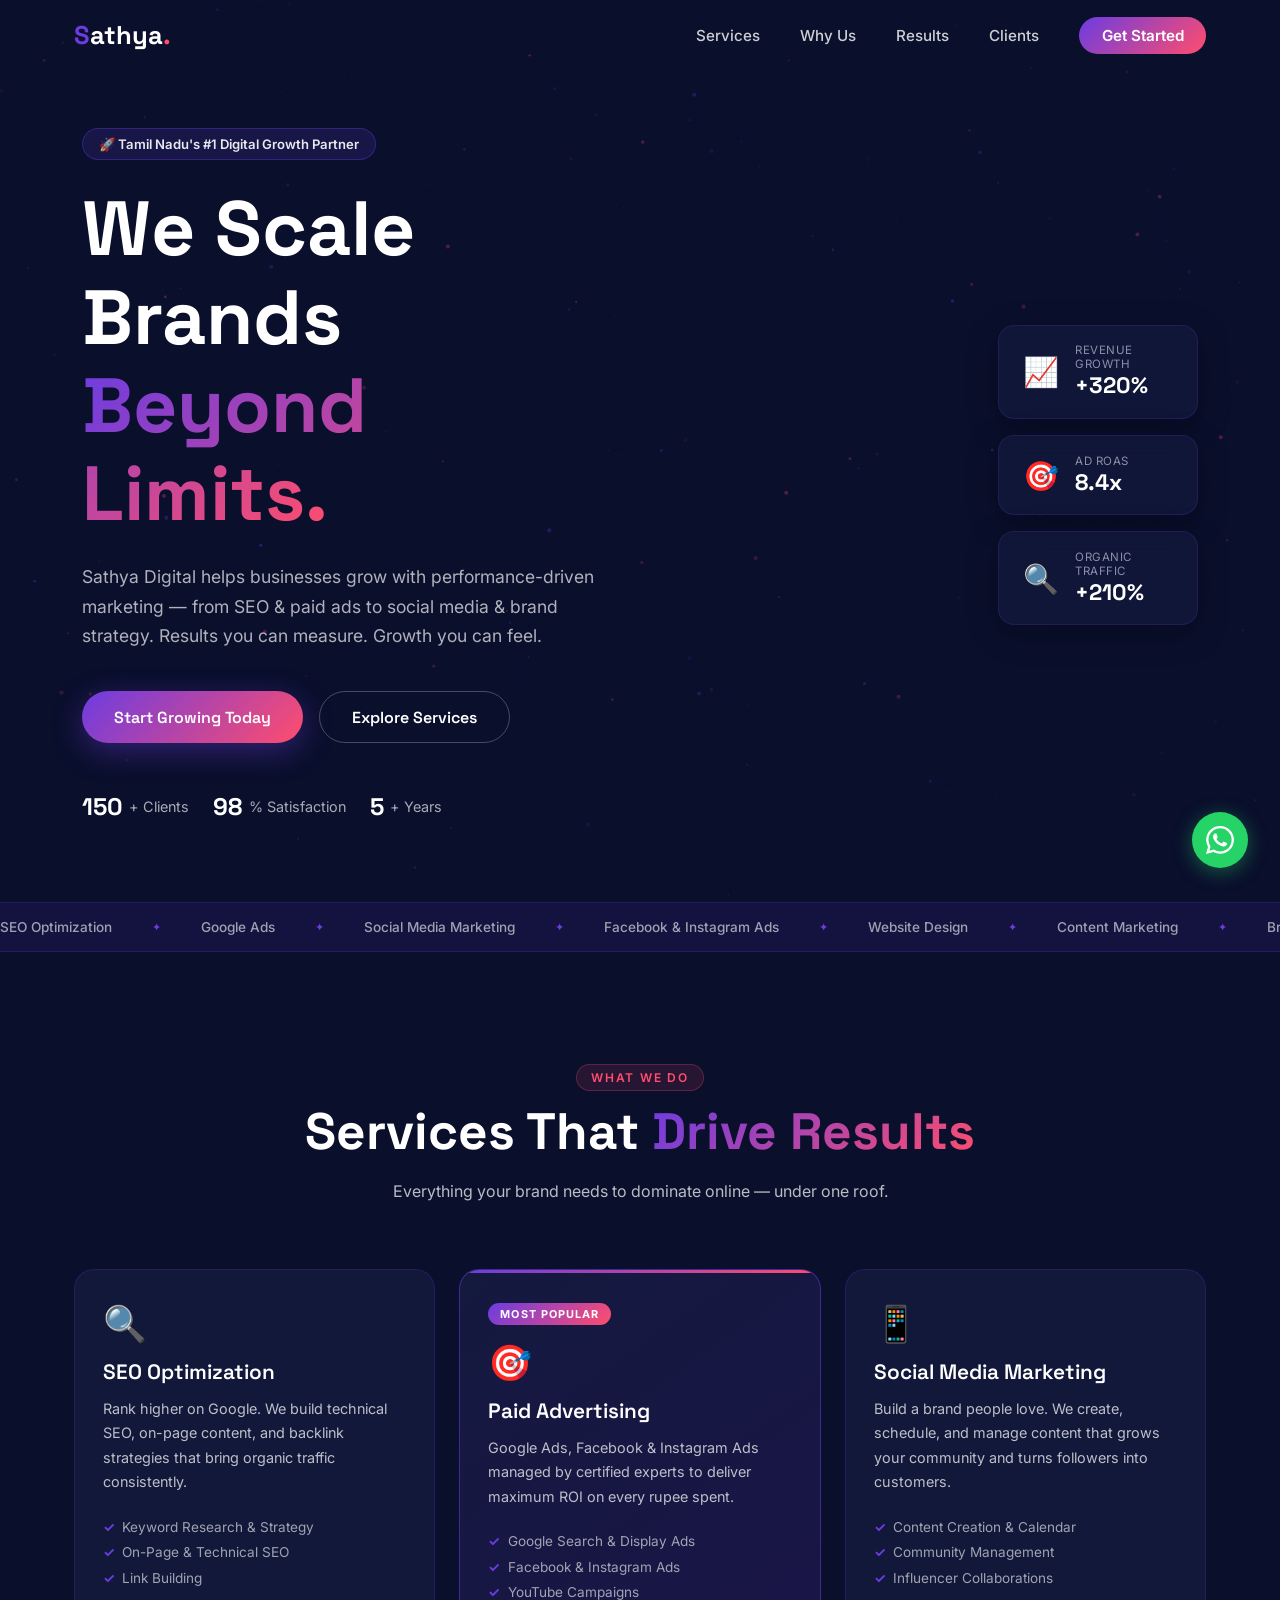
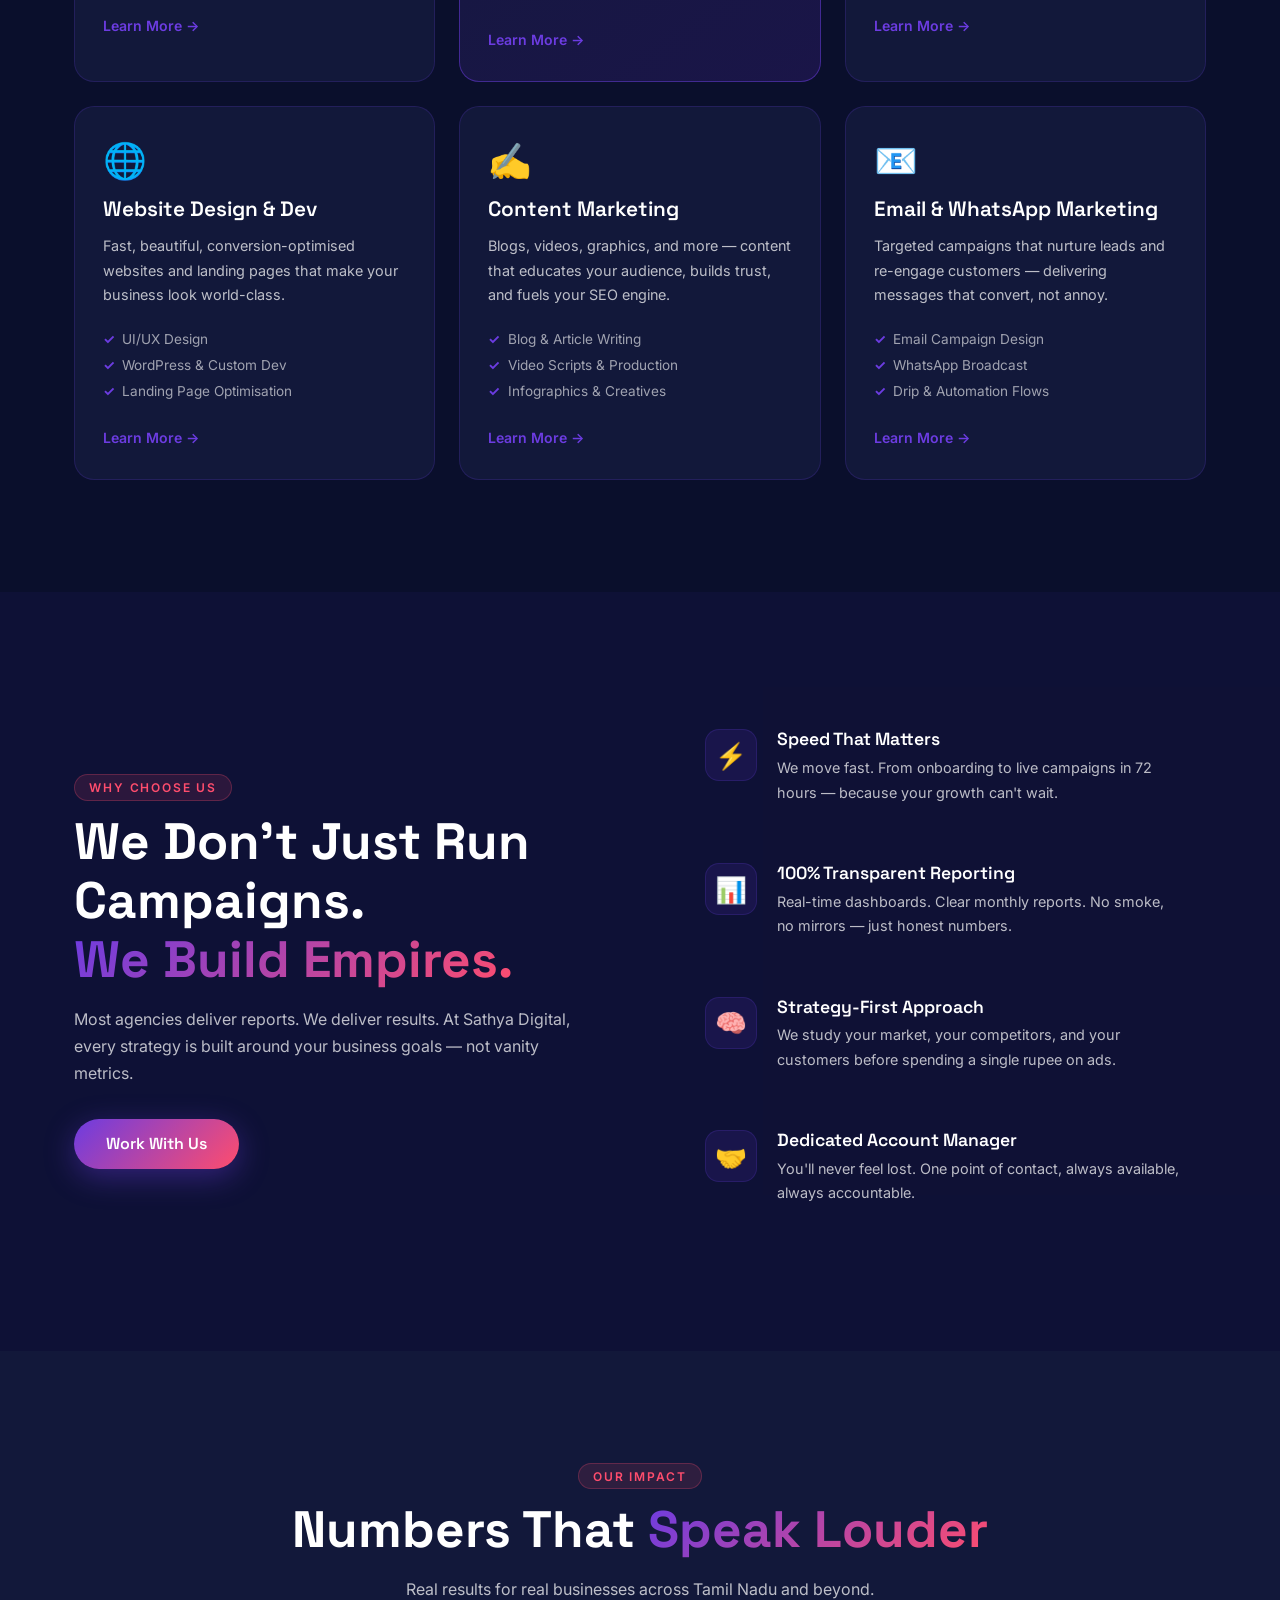
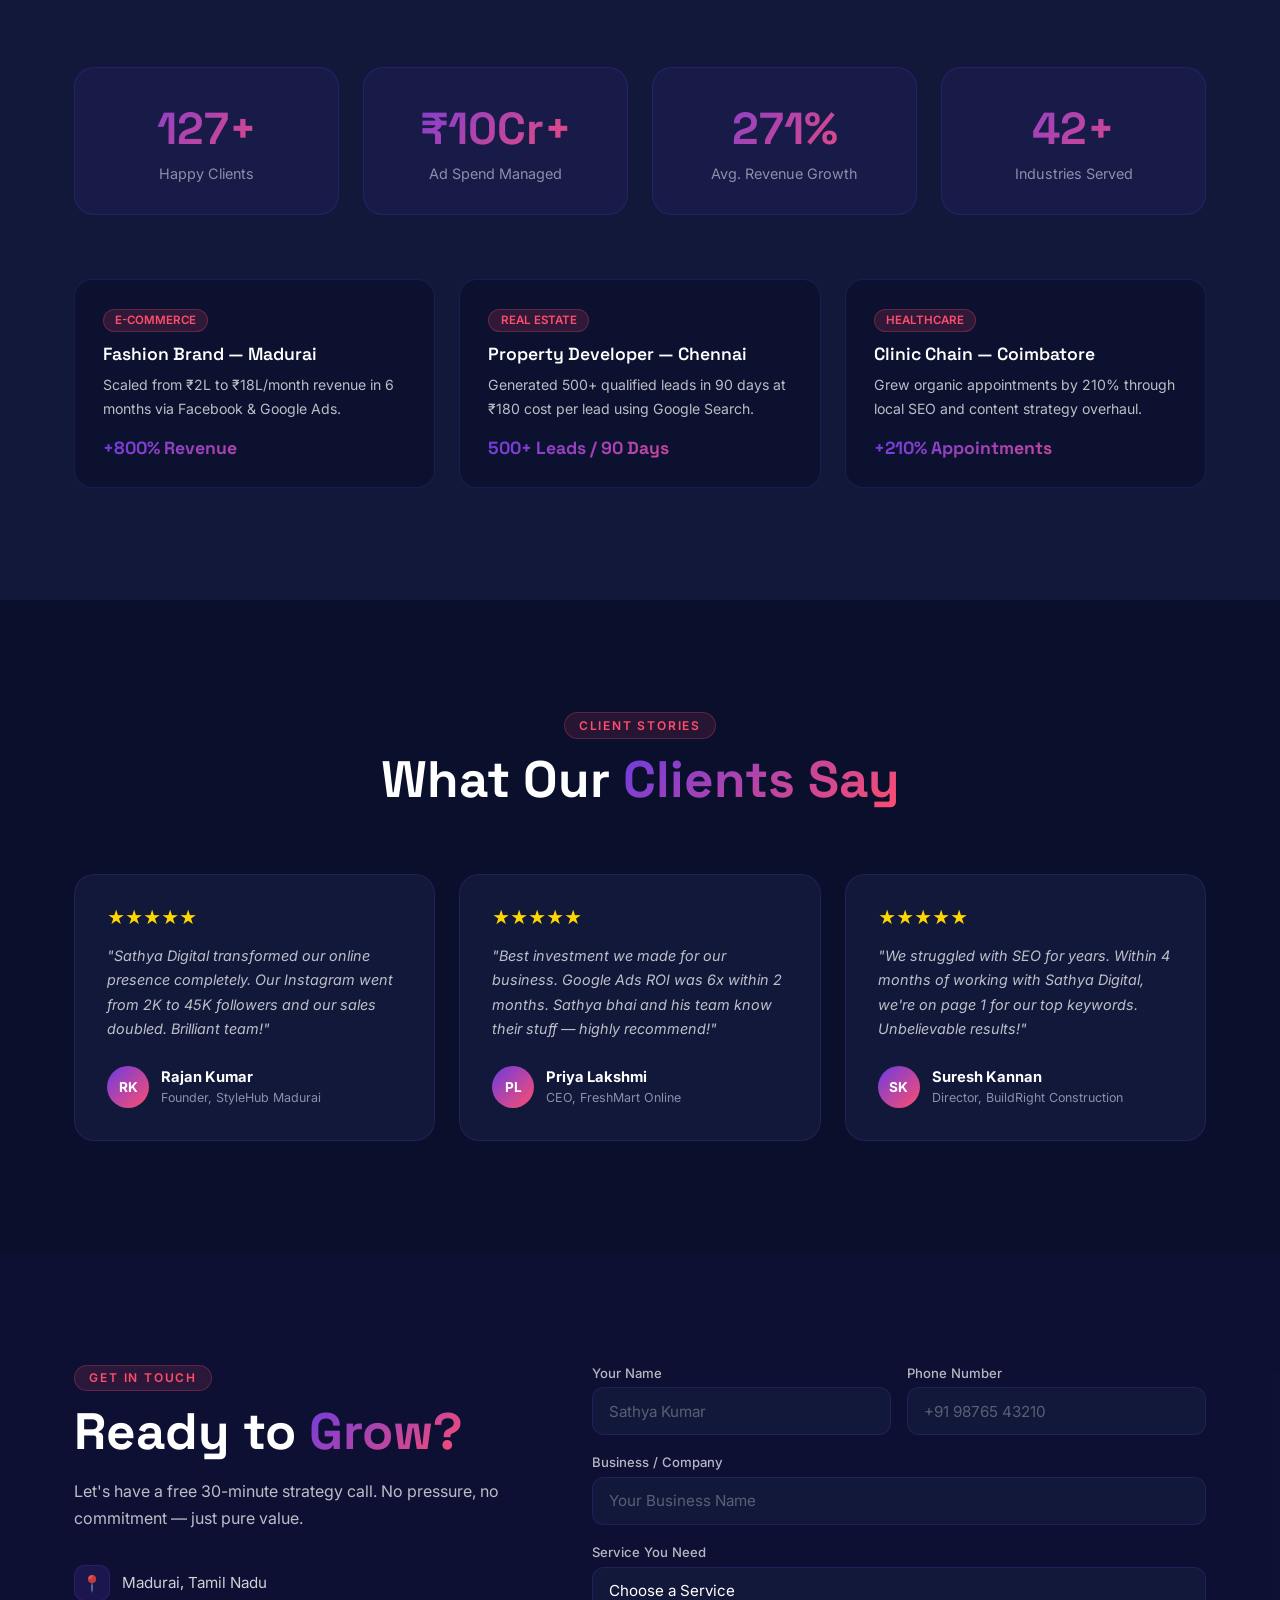
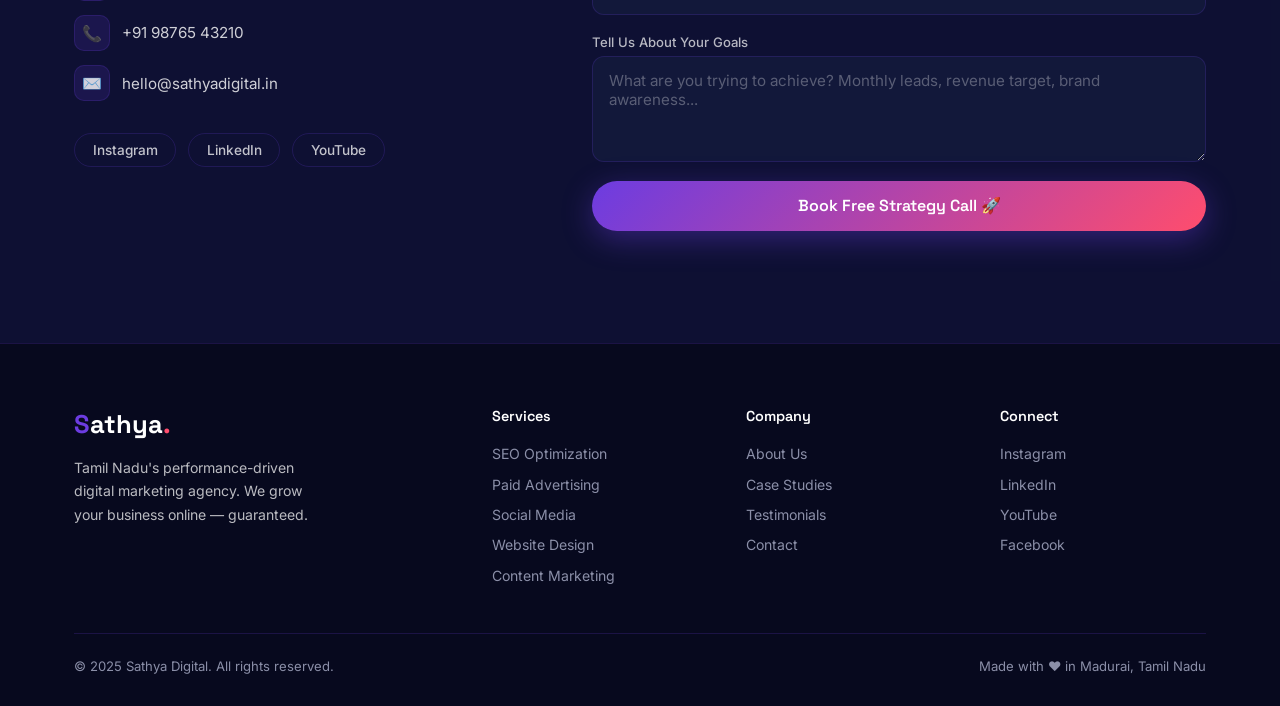
<file: index.html>
<!DOCTYPE html>
<html lang="en">
<head>
  <meta charset="UTF-8" />
  <meta name="viewport" content="width=device-width, initial-scale=1.0"/>
  <title>Sathya Digital – Growth Marketing Agency</title>
  <link rel="stylesheet" href="style.css" />
  <link href="https://fonts.googleapis.com/css2?family=Space+Grotesk:wght@400;500;600;700;800&family=Inter:wght@300;400;500;600&display=swap" rel="stylesheet"/>
<!-- Google tag (gtag.js) -->
<script async src="https://www.googletagmanager.com/gtag/js?id=G-S48S30XX96"></script>
<script>
  window.dataLayer = window.dataLayer || [];
  function gtag(){dataLayer.push(arguments);}
  gtag('js', new Date());

  gtag('config', 'G-S48S30XX96');
</script>
</head>
<body>

  <!-- NAV -->
  <nav class="navbar" id="navbar">
    <div class="nav-container">
      <a href="#" class="logo">
        <span class="logo-s">S</span>athya<span class="logo-dot">.</span>
      </a>
      <ul class="nav-links" id="navLinks">
        <li><a href="#services">Services</a></li>
        <li><a href="#why-us">Why Us</a></li>
        <li><a href="#results">Results</a></li>
        <li><a href="#testimonials">Clients</a></li>
        <li><a href="#contact" class="nav-cta">Get Started</a></li>
      </ul>
      <button class="hamburger" id="hamburger" aria-label="Menu">
        <span></span><span></span><span></span>
      </button>
    </div>
  </nav>

  <!-- HERO -->
  <section class="hero" id="home">
    <canvas id="particleCanvas"></canvas>
    <div class="hero-content">
      <div class="hero-badge">🚀 Tamil Nadu's #1 Digital Growth Partner</div>
      <h1 class="hero-title">
        We Scale Brands<br/>
        <span class="gradient-text">Beyond Limits.</span>
      </h1>
      <p class="hero-sub">
        Sathya Digital helps businesses grow with performance-driven marketing — 
        from SEO & paid ads to social media & brand strategy. Results you can measure. Growth you can feel.
      </p>
      <div class="hero-buttons">
        <a href="#contact" class="btn-primary">Start Growing Today</a>
        <a href="#services" class="btn-ghost">Explore Services</a>
      </div>
      <div class="hero-stats">
        <div class="stat-pill"><strong class="count" data-target="150">0</strong><span>+ Clients</span></div>
        <div class="stat-pill"><strong class="count" data-target="98">0</strong><span>% Satisfaction</span></div>
        <div class="stat-pill"><strong class="count" data-target="5">0</strong><span>+ Years</span></div>
      </div>
    </div>
    <div class="hero-visual">
      <div class="hero-card card-float">
        <div class="card-icon">📈</div>
        <div>
          <div class="card-label">Revenue Growth</div>
          <div class="card-val">+320%</div>
        </div>
      </div>
      <div class="hero-card card-float delay-1">
        <div class="card-icon">🎯</div>
        <div>
          <div class="card-label">Ad ROAS</div>
          <div class="card-val">8.4x</div>
        </div>
      </div>
      <div class="hero-card card-float delay-2">
        <div class="card-icon">🔍</div>
        <div>
          <div class="card-label">Organic Traffic</div>
          <div class="card-val">+210%</div>
        </div>
      </div>
    </div>
  </section>

  <!-- MARQUEE -->
  <div class="marquee-wrap">
    <div class="marquee-track">
      <span>SEO Optimization</span><span class="dot">✦</span>
      <span>Google Ads</span><span class="dot">✦</span>
      <span>Social Media Marketing</span><span class="dot">✦</span>
      <span>Facebook & Instagram Ads</span><span class="dot">✦</span>
      <span>Website Design</span><span class="dot">✦</span>
      <span>Content Marketing</span><span class="dot">✦</span>
      <span>Brand Strategy</span><span class="dot">✦</span>
      <span>Email Marketing</span><span class="dot">✦</span>
      <span>YouTube Marketing</span><span class="dot">✦</span>
      <span>SEO Optimization</span><span class="dot">✦</span>
      <span>Google Ads</span><span class="dot">✦</span>
      <span>Social Media Marketing</span><span class="dot">✦</span>
      <span>Facebook & Instagram Ads</span><span class="dot">✦</span>
      <span>Website Design</span><span class="dot">✦</span>
      <span>Content Marketing</span><span class="dot">✦</span>
      <span>Brand Strategy</span><span class="dot">✦</span>
    </div>
  </div>

  <!-- SERVICES -->
  <section class="section" id="services">
    <div class="container">
      <div class="section-head">
        <span class="eyebrow">What We Do</span>
        <h2>Services That <span class="gradient-text">Drive Results</span></h2>
        <p>Everything your brand needs to dominate online — under one roof.</p>
      </div>
      <div class="services-grid">

        <div class="service-card" data-aos>
          <div class="svc-icon">🔍</div>
          <h3>SEO Optimization</h3>
          <p>Rank higher on Google. We build technical SEO, on-page content, and backlink strategies that bring organic traffic consistently.</p>
          <ul class="svc-list">
            <li>Keyword Research & Strategy</li>
            <li>On-Page & Technical SEO</li>
            <li>Link Building</li>
          </ul>
          <a href="#contact" class="svc-link">Learn More →</a>
        </div>

        <div class="service-card featured" data-aos>
          <div class="svc-badge">Most Popular</div>
          <div class="svc-icon">🎯</div>
          <h3>Paid Advertising</h3>
          <p>Google Ads, Facebook & Instagram Ads managed by certified experts to deliver maximum ROI on every rupee spent.</p>
          <ul class="svc-list">
            <li>Google Search & Display Ads</li>
            <li>Facebook & Instagram Ads</li>
            <li>YouTube Campaigns</li>
          </ul>
          <a href="#contact" class="svc-link">Learn More →</a>
        </div>

        <div class="service-card" data-aos>
          <div class="svc-icon">📱</div>
          <h3>Social Media Marketing</h3>
          <p>Build a brand people love. We create, schedule, and manage content that grows your community and turns followers into customers.</p>
          <ul class="svc-list">
            <li>Content Creation & Calendar</li>
            <li>Community Management</li>
            <li>Influencer Collaborations</li>
          </ul>
          <a href="#contact" class="svc-link">Learn More →</a>
        </div>

        <div class="service-card" data-aos>
          <div class="svc-icon">🌐</div>
          <h3>Website Design & Dev</h3>
          <p>Fast, beautiful, conversion-optimised websites and landing pages that make your business look world-class.</p>
          <ul class="svc-list">
            <li>UI/UX Design</li>
            <li>WordPress & Custom Dev</li>
            <li>Landing Page Optimisation</li>
          </ul>
          <a href="#contact" class="svc-link">Learn More →</a>
        </div>

        <div class="service-card" data-aos>
          <div class="svc-icon">✍️</div>
          <h3>Content Marketing</h3>
          <p>Blogs, videos, graphics, and more — content that educates your audience, builds trust, and fuels your SEO engine.</p>
          <ul class="svc-list">
            <li>Blog & Article Writing</li>
            <li>Video Scripts & Production</li>
            <li>Infographics & Creatives</li>
          </ul>
          <a href="#contact" class="svc-link">Learn More →</a>
        </div>

        <div class="service-card" data-aos>
          <div class="svc-icon">📧</div>
          <h3>Email & WhatsApp Marketing</h3>
          <p>Targeted campaigns that nurture leads and re-engage customers — delivering messages that convert, not annoy.</p>
          <ul class="svc-list">
            <li>Email Campaign Design</li>
            <li>WhatsApp Broadcast</li>
            <li>Drip & Automation Flows</li>
          </ul>
          <a href="#contact" class="svc-link">Learn More →</a>
        </div>

      </div>
    </div>
  </section>

  <!-- WHY US -->
  <section class="section why-section" id="why-us">
    <div class="container">
      <div class="why-grid">
        <div class="why-left">
          <span class="eyebrow">Why Choose Us</span>
          <h2>We Don't Just Run Campaigns.<br/><span class="gradient-text">We Build Empires.</span></h2>
          <p>Most agencies deliver reports. We deliver results. At Sathya Digital, every strategy is built around your business goals — not vanity metrics.</p>
          <a href="#contact" class="btn-primary" style="margin-top:2rem; display:inline-block;">Work With Us</a>
        </div>
        <div class="why-right">
          <div class="why-item" data-aos>
            <div class="why-icon">⚡</div>
            <div>
              <h4>Speed That Matters</h4>
              <p>We move fast. From onboarding to live campaigns in 72 hours — because your growth can't wait.</p>
            </div>
          </div>
          <div class="why-item" data-aos>
            <div class="why-icon">📊</div>
            <div>
              <h4>100% Transparent Reporting</h4>
              <p>Real-time dashboards. Clear monthly reports. No smoke, no mirrors — just honest numbers.</p>
            </div>
          </div>
          <div class="why-item" data-aos>
            <div class="why-icon">🧠</div>
            <div>
              <h4>Strategy-First Approach</h4>
              <p>We study your market, your competitors, and your customers before spending a single rupee on ads.</p>
            </div>
          </div>
          <div class="why-item" data-aos>
            <div class="why-icon">🤝</div>
            <div>
              <h4>Dedicated Account Manager</h4>
              <p>You'll never feel lost. One point of contact, always available, always accountable.</p>
            </div>
          </div>
        </div>
      </div>
    </div>
  </section>

  <!-- RESULTS / STATS -->
  <section class="section results-section" id="results">
    <div class="container">
      <div class="section-head light">
        <span class="eyebrow">Our Impact</span>
        <h2>Numbers That <span class="gradient-text">Speak Louder</span></h2>
        <p>Real results for real businesses across Tamil Nadu and beyond.</p>
      </div>
      <div class="results-grid">
        <div class="result-card">
          <div class="result-num"><span class="count" data-target="150">0</span>+</div>
          <div class="result-label">Happy Clients</div>
        </div>
        <div class="result-card">
          <div class="result-num">₹<span class="count" data-target="12">0</span>Cr+</div>
          <div class="result-label">Ad Spend Managed</div>
        </div>
        <div class="result-card">
          <div class="result-num"><span class="count" data-target="320">0</span>%</div>
          <div class="result-label">Avg. Revenue Growth</div>
        </div>
        <div class="result-card">
          <div class="result-num"><span class="count" data-target="50">0</span>+</div>
          <div class="result-label">Industries Served</div>
        </div>
      </div>

      <!-- Case Study strip -->
      <div class="case-studies">
        <div class="case-card">
          <div class="case-tag">E-Commerce</div>
          <h4>Fashion Brand — Madurai</h4>
          <p>Scaled from ₹2L to ₹18L/month revenue in 6 months via Facebook & Google Ads.</p>
          <div class="case-stat">+800% Revenue</div>
        </div>
        <div class="case-card">
          <div class="case-tag">Real Estate</div>
          <h4>Property Developer — Chennai</h4>
          <p>Generated 500+ qualified leads in 90 days at ₹180 cost per lead using Google Search.</p>
          <div class="case-stat">500+ Leads / 90 Days</div>
        </div>
        <div class="case-card">
          <div class="case-tag">Healthcare</div>
          <h4>Clinic Chain — Coimbatore</h4>
          <p>Grew organic appointments by 210% through local SEO and content strategy overhaul.</p>
          <div class="case-stat">+210% Appointments</div>
        </div>
      </div>
    </div>
  </section>

  <!-- TESTIMONIALS -->
  <section class="section" id="testimonials">
    <div class="container">
      <div class="section-head">
        <span class="eyebrow">Client Stories</span>
        <h2>What Our <span class="gradient-text">Clients Say</span></h2>
      </div>
      <div class="testimonials-grid">
        <div class="testi-card" data-aos>
          <div class="stars">★★★★★</div>
          <p>"Sathya Digital transformed our online presence completely. Our Instagram went from 2K to 45K followers and our sales doubled. Brilliant team!"</p>
          <div class="testi-author">
            <div class="author-avatar">RK</div>
            <div>
              <strong>Rajan Kumar</strong>
              <span>Founder, StyleHub Madurai</span>
            </div>
          </div>
        </div>
        <div class="testi-card" data-aos>
          <div class="stars">★★★★★</div>
          <p>"Best investment we made for our business. Google Ads ROI was 6x within 2 months. Sathya bhai and his team know their stuff — highly recommend!"</p>
          <div class="testi-author">
            <div class="author-avatar">PL</div>
            <div>
              <strong>Priya Lakshmi</strong>
              <span>CEO, FreshMart Online</span>
            </div>
          </div>
        </div>
        <div class="testi-card" data-aos>
          <div class="stars">★★★★★</div>
          <p>"We struggled with SEO for years. Within 4 months of working with Sathya Digital, we're on page 1 for our top keywords. Unbelievable results!"</p>
          <div class="testi-author">
            <div class="author-avatar">SK</div>
            <div>
              <strong>Suresh Kannan</strong>
              <span>Director, BuildRight Construction</span>
            </div>
          </div>
        </div>
      </div>
    </div>
  </section>

  <!-- CONTACT / CTA -->
  <section class="section contact-section" id="contact">
    <div class="container">
      <div class="contact-wrap">
        <div class="contact-left">
          <span class="eyebrow">Get In Touch</span>
          <h2>Ready to <span class="gradient-text">Grow?</span></h2>
          <p>Let's have a free 30-minute strategy call. No pressure, no commitment — just pure value.</p>
          <div class="contact-details">
            <div class="contact-item">
              <span class="ci-icon">📍</span>
              <span>Madurai, Tamil Nadu</span>
            </div>
            <div class="contact-item">
              <span class="ci-icon">📞</span>
              <span>+91 98765 43210</span>
            </div>
            <div class="contact-item">
              <span class="ci-icon">✉️</span>
              <span>hello@sathyadigital.in</span>
            </div>
          </div>
          <div class="social-links">
            <a href="#" class="social-btn">Instagram</a>
            <a href="#" class="social-btn">LinkedIn</a>
            <a href="#" class="social-btn">YouTube</a>
          </div>
        </div>
        <div class="contact-right">
          <form class="contact-form" id="contactForm">
            <div class="form-row">
              <div class="form-group">
                <label>Your Name</label>
                <input type="text" placeholder="Sathya Kumar" required />
              </div>
              <div class="form-group">
                <label>Phone Number</label>
                <input type="tel" placeholder="+91 98765 43210" required />
              </div>
            </div>
            <div class="form-group">
              <label>Business / Company</label>
              <input type="text" placeholder="Your Business Name" />
            </div>
            <div class="form-group">
              <label>Service You Need</label>
              <select>
                <option value="">Choose a Service</option>
                <option>SEO Optimization</option>
                <option>Paid Advertising (Google/FB)</option>
                <option>Social Media Marketing</option>
                <option>Website Design & Dev</option>
                <option>Content Marketing</option>
                <option>Email / WhatsApp Marketing</option>
                <option>Full Digital Marketing Package</option>
              </select>
            </div>
            <div class="form-group">
              <label>Tell Us About Your Goals</label>
              <textarea placeholder="What are you trying to achieve? Monthly leads, revenue target, brand awareness..." rows="4"></textarea>
            </div>
            <button type="submit" class="btn-primary full-w">
              <span id="btnText">Book Free Strategy Call 🚀</span>
            </button>
            <div class="form-success" id="formSuccess">
              ✅ Thank you! We'll contact you within 24 hours.
            </div>
          </form>
        </div>
      </div>
    </div>
  </section>

  <!-- FOOTER -->
  <footer class="footer">
    <div class="container">
      <div class="footer-grid">
        <div class="footer-brand">
          <a href="#" class="logo"><span class="logo-s">S</span>athya<span class="logo-dot">.</span></a>
          <p>Tamil Nadu's performance-driven digital marketing agency. We grow your business online — guaranteed.</p>
        </div>
        <div class="footer-col">
          <h5>Services</h5>
          <ul>
            <li><a href="#services">SEO Optimization</a></li>
            <li><a href="#services">Paid Advertising</a></li>
            <li><a href="#services">Social Media</a></li>
            <li><a href="#services">Website Design</a></li>
            <li><a href="#services">Content Marketing</a></li>
          </ul>
        </div>
        <div class="footer-col">
          <h5>Company</h5>
          <ul>
            <li><a href="#why-us">About Us</a></li>
            <li><a href="#results">Case Studies</a></li>
            <li><a href="#testimonials">Testimonials</a></li>
            <li><a href="#contact">Contact</a></li>
          </ul>
        </div>
        <div class="footer-col">
          <h5>Connect</h5>
          <ul>
            <li><a href="#">Instagram</a></li>
            <li><a href="#">LinkedIn</a></li>
            <li><a href="#">YouTube</a></li>
            <li><a href="#">Facebook</a></li>
          </ul>
        </div>
      </div>
      <div class="footer-bottom">
        <span>© 2025 Sathya Digital. All rights reserved.</span>
        <span>Made with ❤️ in Madurai, Tamil Nadu</span>
      </div>
    </div>
  </footer>

  <!-- Floating WhatsApp -->
  <a href="https://wa.me/919876543210" class="whatsapp-float" target="_blank" title="Chat on WhatsApp">
    <svg viewBox="0 0 24 24" fill="white" width="28" height="28"><path d="M17.472 14.382c-.297-.149-1.758-.867-2.03-.967-.273-.099-.471-.148-.67.15-.197.297-.767.966-.94 1.164-.173.199-.347.223-.644.075-.297-.15-1.255-.463-2.39-1.475-.883-.788-1.48-1.761-1.653-2.059-.173-.297-.018-.458.13-.606.134-.133.298-.347.446-.52.149-.174.198-.298.298-.497.099-.198.05-.371-.025-.52-.075-.149-.669-1.612-.916-2.207-.242-.579-.487-.5-.669-.51-.173-.008-.371-.01-.57-.01-.198 0-.52.074-.792.372-.272.297-1.04 1.016-1.04 2.479 0 1.462 1.065 2.875 1.213 3.074.149.198 2.096 3.2 5.077 4.487.709.306 1.262.489 1.694.625.712.227 1.36.195 1.871.118.571-.085 1.758-.719 2.006-1.413.248-.694.248-1.289.173-1.413-.074-.124-.272-.198-.57-.347m-5.421 7.403h-.004a9.87 9.87 0 01-5.031-1.378l-.361-.214-3.741.982.998-3.648-.235-.374a9.86 9.86 0 01-1.51-5.26c.001-5.45 4.436-9.884 9.888-9.884 2.64 0 5.122 1.03 6.988 2.898a9.825 9.825 0 012.893 6.994c-.003 5.45-4.437 9.884-9.885 9.884m8.413-18.297A11.815 11.815 0 0012.05 0C5.495 0 .16 5.335.157 11.892c0 2.096.547 4.142 1.588 5.945L.057 24l6.305-1.654a11.882 11.882 0 005.683 1.448h.005c6.554 0 11.89-5.335 11.893-11.893a11.821 11.821 0 00-3.48-8.413z"/></svg>
  </a>

  <script src="script.js"></script>
</body>
</html>
</file>
<file: style.css>
/* ============================================
   SATHYA DIGITAL — style.css
   Palette: #0A0F2C (navy) | #6C3CE1 (violet) | #FF4D6D (coral) | #FFFFFF | #F0EFF8
============================================ */

:root {
  --navy:   #0A0F2C;
  --violet: #6C3CE1;
  --coral:  #FF4D6D;
  --white:  #FFFFFF;
  --light:  #F0EFF8;
  --muted:  #8B8FA8;
  --card-bg:#12183A;
  --border: rgba(108,60,225,0.2);
  --gradient: linear-gradient(135deg, #6C3CE1 0%, #FF4D6D 100%);
  --shadow: 0 20px 60px rgba(108,60,225,0.2);
}

*, *::before, *::after { box-sizing: border-box; margin: 0; padding: 0; }

html { scroll-behavior: smooth; }

body {
  font-family: 'Inter', sans-serif;
  background: var(--navy);
  color: var(--white);
  overflow-x: hidden;
}

/* ── TYPOGRAPHY ── */
h1,h2,h3,h4,h5 { font-family: 'Space Grotesk', sans-serif; line-height: 1.15; }
h1 { font-size: clamp(2.6rem, 6vw, 5rem); font-weight: 800; }
h2 { font-size: clamp(2rem, 4vw, 3.2rem); font-weight: 700; }
h3 { font-size: 1.3rem; font-weight: 600; }
h4 { font-size: 1.1rem; font-weight: 600; }
p  { color: rgba(255,255,255,0.72); line-height: 1.7; }

.gradient-text {
  background: var(--gradient);
  -webkit-background-clip: text;
  -webkit-text-fill-color: transparent;
  background-clip: text;
}

.eyebrow {
  display: inline-block;
  font-size: 0.75rem;
  font-weight: 600;
  text-transform: uppercase;
  letter-spacing: 0.15em;
  color: var(--coral);
  margin-bottom: 0.75rem;
  background: rgba(255,77,109,0.12);
  padding: 0.3rem 0.9rem;
  border-radius: 100px;
  border: 1px solid rgba(255,77,109,0.25);
}

.container { max-width: 1180px; margin: 0 auto; padding: 0 1.5rem; }
.section    { padding: 7rem 0; }

/* ── BUTTONS ── */
.btn-primary {
  display: inline-flex;
  align-items: center;
  gap: 0.5rem;
  padding: 0.9rem 2rem;
  background: var(--gradient);
  color: #fff;
  border: none;
  border-radius: 50px;
  font-family: 'Space Grotesk', sans-serif;
  font-weight: 600;
  font-size: 1rem;
  cursor: pointer;
  text-decoration: none;
  transition: transform 0.2s, box-shadow 0.2s;
  box-shadow: 0 8px 30px rgba(108,60,225,0.4);
}
.btn-primary:hover { transform: translateY(-2px); box-shadow: 0 12px 40px rgba(108,60,225,0.55); }

.btn-ghost {
  display: inline-flex;
  align-items: center;
  padding: 0.9rem 2rem;
  background: transparent;
  color: var(--white);
  border: 1.5px solid rgba(255,255,255,0.25);
  border-radius: 50px;
  font-family: 'Space Grotesk', sans-serif;
  font-weight: 600;
  font-size: 1rem;
  cursor: pointer;
  text-decoration: none;
  transition: border-color 0.2s, background 0.2s;
}
.btn-ghost:hover { border-color: var(--violet); background: rgba(108,60,225,0.12); }

.full-w { width: 100%; justify-content: center; }

/* ── NAVBAR ── */
.navbar {
  position: fixed;
  top: 0; left: 0; right: 0;
  z-index: 1000;
  padding: 1.2rem 0;
  transition: background 0.3s, backdrop-filter 0.3s, padding 0.3s;
}
.navbar.scrolled {
  background: rgba(10,15,44,0.9);
  backdrop-filter: blur(20px);
  padding: 0.75rem 0;
  border-bottom: 1px solid var(--border);
}
.nav-container {
  max-width: 1180px;
  margin: 0 auto;
  padding: 0 1.5rem;
  display: flex;
  align-items: center;
  justify-content: space-between;
}
.logo {
  font-family: 'Space Grotesk', sans-serif;
  font-size: 1.6rem;
  font-weight: 800;
  color: #fff;
  text-decoration: none;
}
.logo-s { color: var(--violet); }
.logo-dot { color: var(--coral); }

.nav-links {
  display: flex;
  list-style: none;
  gap: 2.5rem;
  align-items: center;
}
.nav-links a {
  color: rgba(255,255,255,0.8);
  text-decoration: none;
  font-size: 0.95rem;
  font-weight: 500;
  transition: color 0.2s;
}
.nav-links a:hover { color: #fff; }
.nav-cta {
  background: var(--gradient) !important;
  color: #fff !important;
  padding: 0.55rem 1.4rem;
  border-radius: 50px;
  font-weight: 600 !important;
}

.hamburger {
  display: none;
  flex-direction: column;
  gap: 5px;
  background: none;
  border: none;
  cursor: pointer;
  padding: 4px;
}
.hamburger span {
  display: block;
  width: 24px;
  height: 2px;
  background: #fff;
  border-radius: 2px;
  transition: transform 0.3s, opacity 0.3s;
}

/* ── HERO ── */
.hero {
  min-height: 100vh;
  display: flex;
  align-items: center;
  padding: 8rem 2rem 5rem;
  position: relative;
  overflow: hidden;
  max-width: 1180px;
  margin: 0 auto;
  gap: 3rem;
}

#particleCanvas {
  position: fixed;
  top: 0; left: 0;
  width: 100%; height: 100%;
  pointer-events: none;
  z-index: 0;
  opacity: 0.5;
}

.hero-content { flex: 1; position: relative; z-index: 2; }
.hero-visual   { flex: 1; position: relative; z-index: 2; display: flex; flex-direction: column; gap: 1rem; align-items: flex-end; }

.hero-badge {
  display: inline-block;
  font-size: 0.82rem;
  font-weight: 600;
  padding: 0.45rem 1rem;
  background: rgba(108,60,225,0.15);
  border: 1px solid rgba(108,60,225,0.35);
  border-radius: 100px;
  color: rgba(255,255,255,0.9);
  margin-bottom: 1.5rem;
}

.hero-title { margin-bottom: 1.5rem; }

.hero-sub {
  font-size: 1.1rem;
  max-width: 520px;
  margin-bottom: 2.5rem;
  color: rgba(255,255,255,0.68);
}

.hero-buttons { display: flex; gap: 1rem; flex-wrap: wrap; margin-bottom: 3rem; }

.hero-stats { display: flex; gap: 1.5rem; flex-wrap: wrap; }
.stat-pill {
  display: flex;
  align-items: center;
  gap: 0.4rem;
  font-size: 0.9rem;
  color: rgba(255,255,255,0.65);
}
.stat-pill strong {
  font-family: 'Space Grotesk', sans-serif;
  font-size: 1.5rem;
  font-weight: 800;
  color: #fff;
}

/* Floating Cards */
.hero-card {
  display: flex;
  align-items: center;
  gap: 1rem;
  background: rgba(18,24,58,0.85);
  border: 1px solid var(--border);
  backdrop-filter: blur(12px);
  border-radius: 16px;
  padding: 1.1rem 1.5rem;
  width: 200px;
  box-shadow: 0 8px 32px rgba(0,0,0,0.3);
}
.card-icon { font-size: 1.8rem; }
.card-label { font-size: 0.72rem; color: var(--muted); text-transform: uppercase; letter-spacing: 0.05em; }
.card-val   { font-family: 'Space Grotesk', sans-serif; font-size: 1.4rem; font-weight: 700; color: #fff; }

.card-float { animation: floatY 3s ease-in-out infinite; }
.delay-1    { animation-delay: 0.8s; }
.delay-2    { animation-delay: 1.6s; }

@keyframes floatY {
  0%,100% { transform: translateY(0); }
  50%      { transform: translateY(-10px); }
}

/* ── MARQUEE ── */
.marquee-wrap {
  overflow: hidden;
  background: rgba(108,60,225,0.1);
  border-top: 1px solid var(--border);
  border-bottom: 1px solid var(--border);
  padding: 1rem 0;
}
.marquee-track {
  display: flex;
  gap: 2.5rem;
  white-space: nowrap;
  animation: marquee 28s linear infinite;
  font-size: 0.85rem;
  font-weight: 500;
  color: rgba(255,255,255,0.6);
  align-items: center;
}
.marquee-track .dot { color: var(--violet); font-size: 0.7rem; }
@keyframes marquee {
  from { transform: translateX(0); }
  to   { transform: translateX(-50%); }
}

/* ── SECTION HEADS ── */
.section-head { text-align: center; margin-bottom: 4rem; }
.section-head p { margin-top: 1rem; font-size: 1rem; max-width: 560px; margin-left: auto; margin-right: auto; }

/* ── SERVICES ── */
.services-grid {
  display: grid;
  grid-template-columns: repeat(3, 1fr);
  gap: 1.5rem;
}
.service-card {
  background: var(--card-bg);
  border: 1px solid var(--border);
  border-radius: 20px;
  padding: 2rem 1.75rem;
  position: relative;
  transition: transform 0.3s, border-color 0.3s, box-shadow 0.3s;
  overflow: hidden;
}
.service-card::before {
  content: '';
  position: absolute;
  top: 0; left: 0; right: 0;
  height: 3px;
  background: var(--gradient);
  opacity: 0;
  transition: opacity 0.3s;
}
.service-card:hover { transform: translateY(-6px); border-color: rgba(108,60,225,0.5); box-shadow: var(--shadow); }
.service-card:hover::before { opacity: 1; }
.service-card.featured {
  border-color: rgba(108,60,225,0.5);
  background: linear-gradient(145deg, #14193E, #1a1548);
}
.service-card.featured::before { opacity: 1; }

.svc-badge {
  display: inline-block;
  font-size: 0.68rem;
  font-weight: 700;
  text-transform: uppercase;
  letter-spacing: 0.1em;
  padding: 0.25rem 0.75rem;
  background: var(--gradient);
  border-radius: 100px;
  margin-bottom: 1rem;
}
.svc-icon { font-size: 2.2rem; margin-bottom: 1rem; }
.service-card h3 { margin-bottom: 0.75rem; }
.service-card p  { font-size: 0.9rem; margin-bottom: 1.2rem; }

.svc-list { list-style: none; margin-bottom: 1.5rem; }
.svc-list li {
  font-size: 0.85rem;
  color: rgba(255,255,255,0.6);
  padding: 0.3rem 0;
  padding-left: 1.2rem;
  position: relative;
}
.svc-list li::before { content: '✓'; position: absolute; left: 0; color: var(--violet); font-weight: 700; }

.svc-link {
  color: var(--violet);
  text-decoration: none;
  font-size: 0.88rem;
  font-weight: 600;
  transition: color 0.2s;
}
.svc-link:hover { color: var(--coral); }

/* ── WHY US ── */
.why-section { background: rgba(108,60,225,0.05); }
.why-grid { display: grid; grid-template-columns: 1fr 1fr; gap: 5rem; align-items: center; }
.why-left h2 { margin-bottom: 1rem; }
.why-left p { font-size: 1rem; }

.why-item {
  display: flex;
  gap: 1.25rem;
  align-items: flex-start;
  padding: 1.5rem;
  border-radius: 16px;
  border: 1px solid transparent;
  transition: background 0.3s, border-color 0.3s;
  margin-bottom: 0.5rem;
}
.why-item:hover { background: var(--card-bg); border-color: var(--border); }
.why-icon {
  font-size: 1.6rem;
  flex-shrink: 0;
  width: 52px;
  height: 52px;
  background: rgba(108,60,225,0.12);
  border: 1px solid var(--border);
  border-radius: 14px;
  display: flex;
  align-items: center;
  justify-content: center;
}
.why-item h4 { margin-bottom: 0.4rem; }
.why-item p  { font-size: 0.9rem; }

/* ── RESULTS ── */
.results-section { background: var(--card-bg); }
.section-head.light h2 { color: #fff; }

.results-grid {
  display: grid;
  grid-template-columns: repeat(4, 1fr);
  gap: 1.5rem;
  margin-bottom: 4rem;
}
.result-card {
  text-align: center;
  padding: 2rem 1rem;
  border: 1px solid var(--border);
  border-radius: 20px;
  background: rgba(108,60,225,0.08);
}
.result-num {
  font-family: 'Space Grotesk', sans-serif;
  font-size: 2.8rem;
  font-weight: 800;
  background: var(--gradient);
  -webkit-background-clip: text;
  -webkit-text-fill-color: transparent;
  background-clip: text;
}
.result-label { font-size: 0.9rem; color: var(--muted); margin-top: 0.5rem; }

/* Case Studies */
.case-studies { display: grid; grid-template-columns: repeat(3,1fr); gap: 1.5rem; }
.case-card {
  background: rgba(10,15,44,0.7);
  border: 1px solid var(--border);
  border-radius: 18px;
  padding: 1.75rem;
  transition: transform 0.3s;
}
.case-card:hover { transform: translateY(-4px); }
.case-tag {
  display: inline-block;
  font-size: 0.72rem;
  font-weight: 600;
  text-transform: uppercase;
  padding: 0.2rem 0.7rem;
  border-radius: 100px;
  background: rgba(255,77,109,0.15);
  color: var(--coral);
  border: 1px solid rgba(255,77,109,0.25);
  margin-bottom: 0.75rem;
}
.case-card h4 { margin-bottom: 0.6rem; }
.case-card p  { font-size: 0.88rem; margin-bottom: 1rem; }
.case-stat {
  font-family: 'Space Grotesk', sans-serif;
  font-size: 1.1rem;
  font-weight: 700;
  background: var(--gradient);
  -webkit-background-clip: text;
  -webkit-text-fill-color: transparent;
  background-clip: text;
}

/* ── TESTIMONIALS ── */
.testimonials-grid { display: grid; grid-template-columns: repeat(3,1fr); gap: 1.5rem; }
.testi-card {
  background: var(--card-bg);
  border: 1px solid var(--border);
  border-radius: 20px;
  padding: 2rem;
  transition: transform 0.3s, box-shadow 0.3s;
}
.testi-card:hover { transform: translateY(-4px); box-shadow: var(--shadow); }
.stars { color: #FFD700; font-size: 1.1rem; margin-bottom: 1rem; }
.testi-card p { font-size: 0.9rem; margin-bottom: 1.5rem; font-style: italic; }
.testi-author { display: flex; align-items: center; gap: 0.75rem; }
.author-avatar {
  width: 42px; height: 42px;
  border-radius: 50%;
  background: var(--gradient);
  display: flex; align-items: center; justify-content: center;
  font-weight: 700;
  font-size: 0.85rem;
  flex-shrink: 0;
}
.testi-author strong { display: block; font-size: 0.92rem; }
.testi-author span   { font-size: 0.78rem; color: var(--muted); }

/* ── CONTACT ── */
.contact-section { background: rgba(108,60,225,0.04); }
.contact-wrap { display: grid; grid-template-columns: 1fr 1.4fr; gap: 5rem; align-items: start; }
.contact-left h2 { margin-bottom: 1rem; }
.contact-left p  { margin-bottom: 2rem; }

.contact-details { display: flex; flex-direction: column; gap: 0.9rem; margin-bottom: 2rem; }
.contact-item { display: flex; align-items: center; gap: 0.75rem; font-size: 0.95rem; color: rgba(255,255,255,0.8); }
.ci-icon { width: 36px; height: 36px; background: rgba(108,60,225,0.15); border: 1px solid var(--border); border-radius: 10px; display: flex; align-items: center; justify-content: center; font-size: 1rem; flex-shrink: 0; }

.social-links { display: flex; gap: 0.75rem; flex-wrap: wrap; }
.social-btn {
  padding: 0.5rem 1.1rem;
  border: 1.5px solid var(--border);
  border-radius: 50px;
  font-size: 0.85rem;
  font-weight: 500;
  color: rgba(255,255,255,0.75);
  text-decoration: none;
  transition: border-color 0.2s, color 0.2s;
}
.social-btn:hover { border-color: var(--violet); color: #fff; }

/* FORM */
.contact-form { display: flex; flex-direction: column; gap: 1.2rem; }
.form-row { display: grid; grid-template-columns: 1fr 1fr; gap: 1rem; }
.form-group { display: flex; flex-direction: column; gap: 0.4rem; }
.form-group label { font-size: 0.82rem; font-weight: 500; color: rgba(255,255,255,0.7); }
.form-group input,
.form-group select,
.form-group textarea {
  background: var(--card-bg);
  border: 1px solid var(--border);
  border-radius: 12px;
  padding: 0.85rem 1rem;
  color: #fff;
  font-family: 'Inter', sans-serif;
  font-size: 0.95rem;
  outline: none;
  transition: border-color 0.2s, box-shadow 0.2s;
  width: 100%;
  resize: vertical;
}
.form-group select { appearance: none; cursor: pointer; }
.form-group input::placeholder,
.form-group textarea::placeholder { color: rgba(255,255,255,0.3); }
.form-group input:focus,
.form-group select:focus,
.form-group textarea:focus { border-color: var(--violet); box-shadow: 0 0 0 3px rgba(108,60,225,0.15); }
.form-group select option { background: #1a1f44; }

.form-success {
  display: none;
  text-align: center;
  padding: 1rem;
  background: rgba(108,60,225,0.12);
  border: 1px solid rgba(108,60,225,0.3);
  border-radius: 12px;
  font-size: 0.92rem;
  color: rgba(255,255,255,0.9);
}

/* ── FOOTER ── */
.footer {
  background: #07091E;
  border-top: 1px solid var(--border);
  padding: 4rem 0 2rem;
}
.footer-grid {
  display: grid;
  grid-template-columns: 1.8fr 1fr 1fr 1fr;
  gap: 3rem;
  margin-bottom: 3rem;
}
.footer-brand p { font-size: 0.88rem; margin-top: 1rem; max-width: 260px; }
.footer-col h5  { font-size: 0.9rem; font-weight: 600; margin-bottom: 1.2rem; color: #fff; }
.footer-col ul  { list-style: none; display: flex; flex-direction: column; gap: 0.65rem; }
.footer-col a   { font-size: 0.88rem; color: var(--muted); text-decoration: none; transition: color 0.2s; }
.footer-col a:hover { color: #fff; }
.footer-bottom {
  border-top: 1px solid var(--border);
  padding-top: 1.5rem;
  display: flex;
  justify-content: space-between;
  font-size: 0.82rem;
  color: var(--muted);
  flex-wrap: wrap;
  gap: 0.5rem;
}

/* ── WHATSAPP ── */
.whatsapp-float {
  position: fixed;
  bottom: 2rem; right: 2rem;
  width: 56px; height: 56px;
  background: #25D366;
  border-radius: 50%;
  display: flex; align-items: center; justify-content: center;
  box-shadow: 0 4px 20px rgba(37,211,102,0.4);
  z-index: 999;
  transition: transform 0.2s;
}
.whatsapp-float:hover { transform: scale(1.1); }

/* ── AOS (Animate on Scroll) ── */
[data-aos] {
  opacity: 0;
  transform: translateY(30px);
  transition: opacity 0.6s ease, transform 0.6s ease;
}
[data-aos].visible {
  opacity: 1;
  transform: translateY(0);
}

/* ── RESPONSIVE ── */
@media (max-width: 1024px) {
  .services-grid    { grid-template-columns: repeat(2, 1fr); }
  .results-grid     { grid-template-columns: repeat(2, 1fr); }
  .footer-grid      { grid-template-columns: 1fr 1fr; }
  .why-grid         { gap: 3rem; }
}

@media (max-width: 768px) {
  .hero { flex-direction: column; padding: 7rem 1.5rem 4rem; text-align: center; min-height: auto; }
  .hero-visual { align-items: center; flex-direction: row; flex-wrap: wrap; justify-content: center; }
  .hero-card   { width: 160px; }
  .hero-sub    { margin: 0 auto 2.5rem; }
  .hero-buttons { justify-content: center; }
  .hero-stats  { justify-content: center; }

  .nav-links {
    display: none;
    flex-direction: column;
    position: fixed;
    top: 0; left: 0; right: 0; bottom: 0;
    background: rgba(10,15,44,0.98);
    padding: 6rem 2rem 2rem;
    gap: 2rem;
    z-index: 999;
  }
  .nav-links.open { display: flex; }
  .nav-links a { font-size: 1.4rem; }
  .hamburger { display: flex; z-index: 1001; }

  .services-grid    { grid-template-columns: 1fr; }
  .why-grid         { grid-template-columns: 1fr; gap: 2rem; }
  .results-grid     { grid-template-columns: repeat(2,1fr); }
  .case-studies     { grid-template-columns: 1fr; }
  .testimonials-grid{ grid-template-columns: 1fr; }
  .contact-wrap     { grid-template-columns: 1fr; gap: 2.5rem; }
  .form-row         { grid-template-columns: 1fr; }
  .footer-grid      { grid-template-columns: 1fr 1fr; gap: 2rem; }

  .section { padding: 4rem 0; }
}

@media (max-width: 480px) {
  .footer-grid { grid-template-columns: 1fr; }
  .results-grid { grid-template-columns: repeat(2,1fr); }
  h1 { font-size: 2.2rem; }
  h2 { font-size: 1.8rem; }
}
</file>
